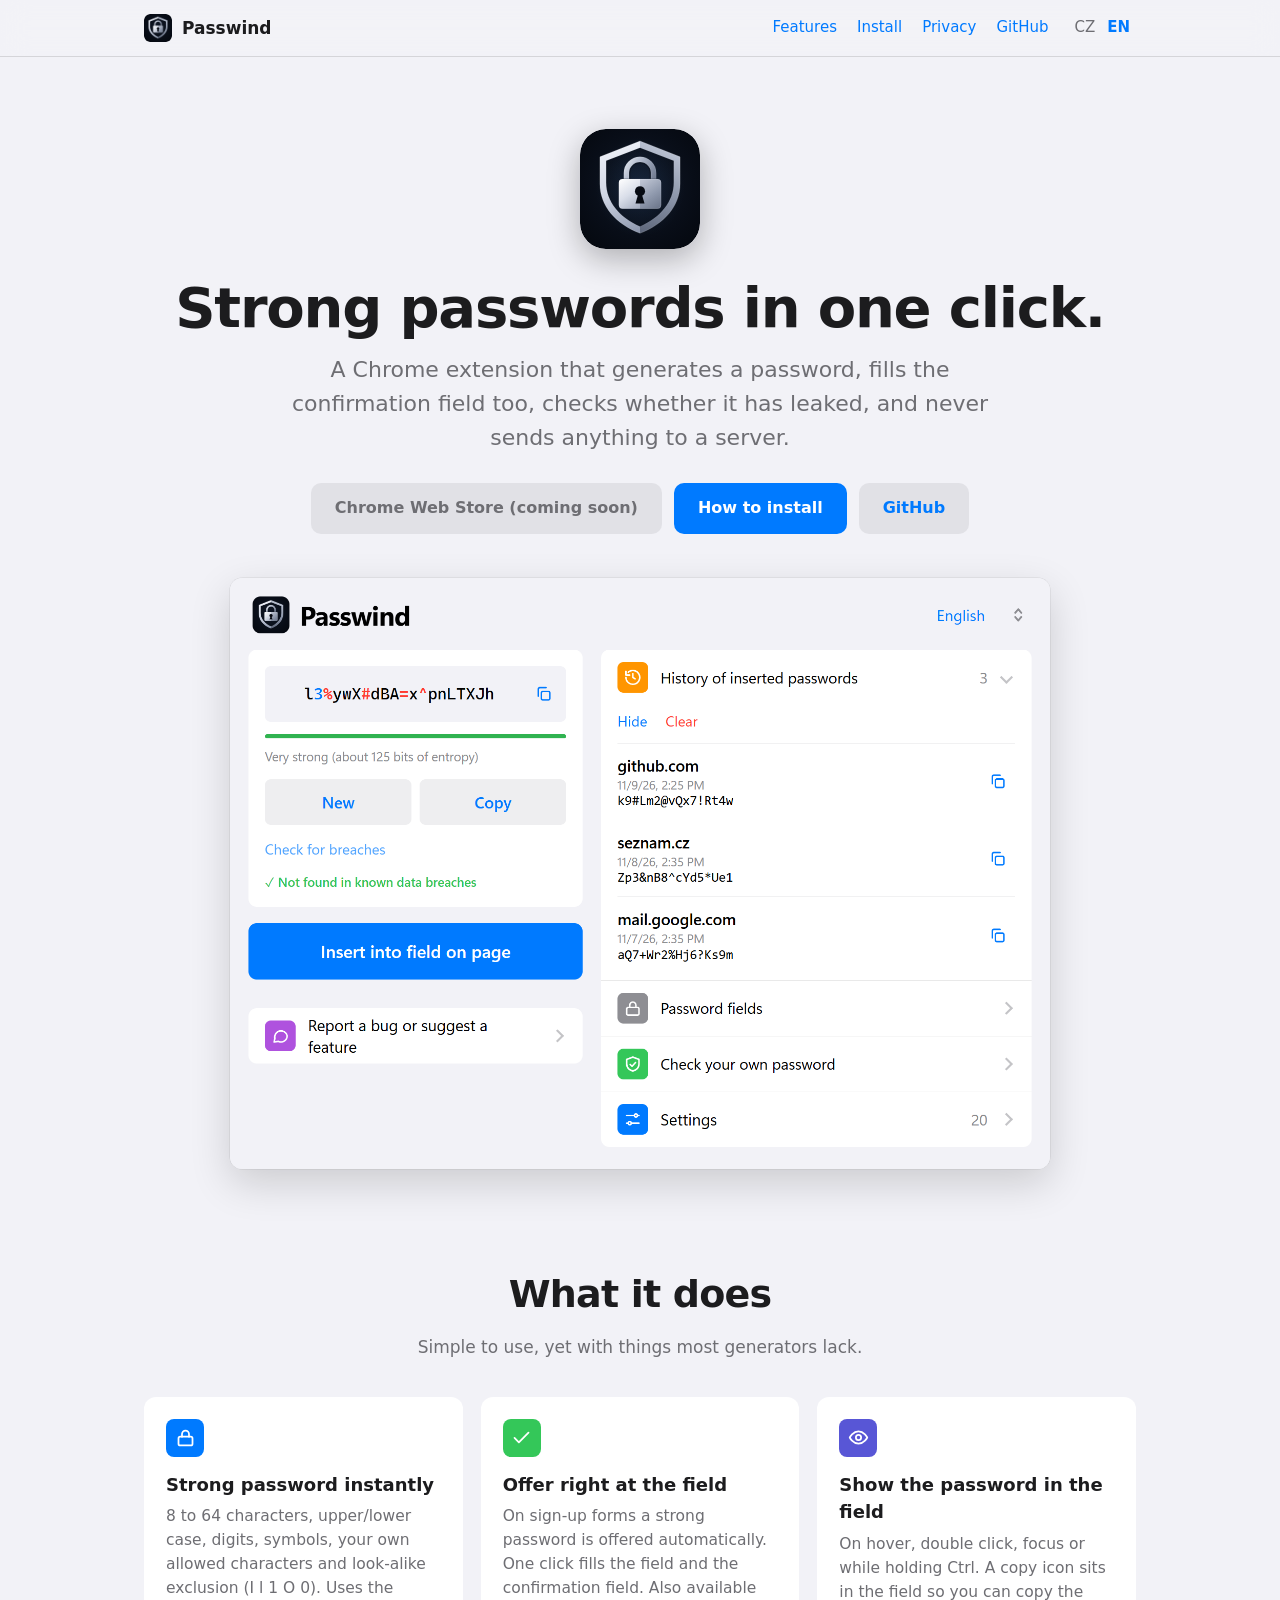
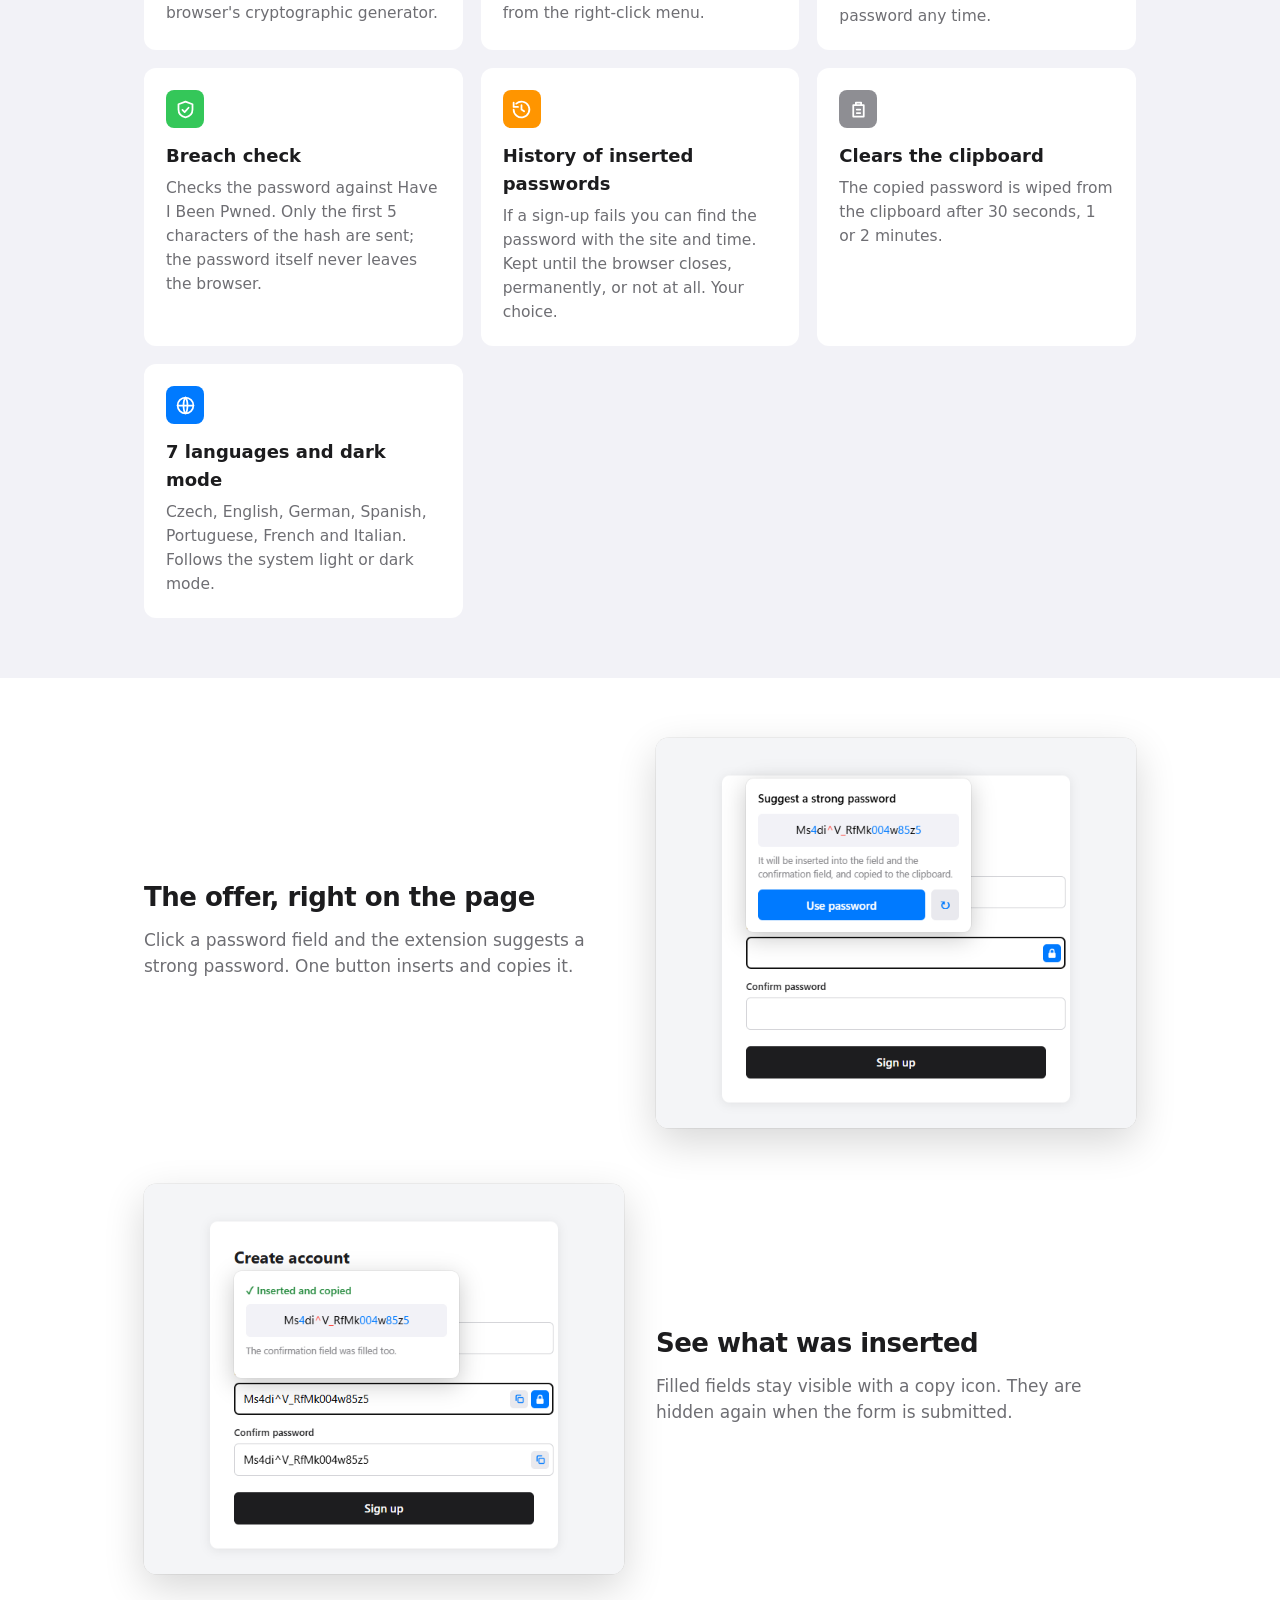
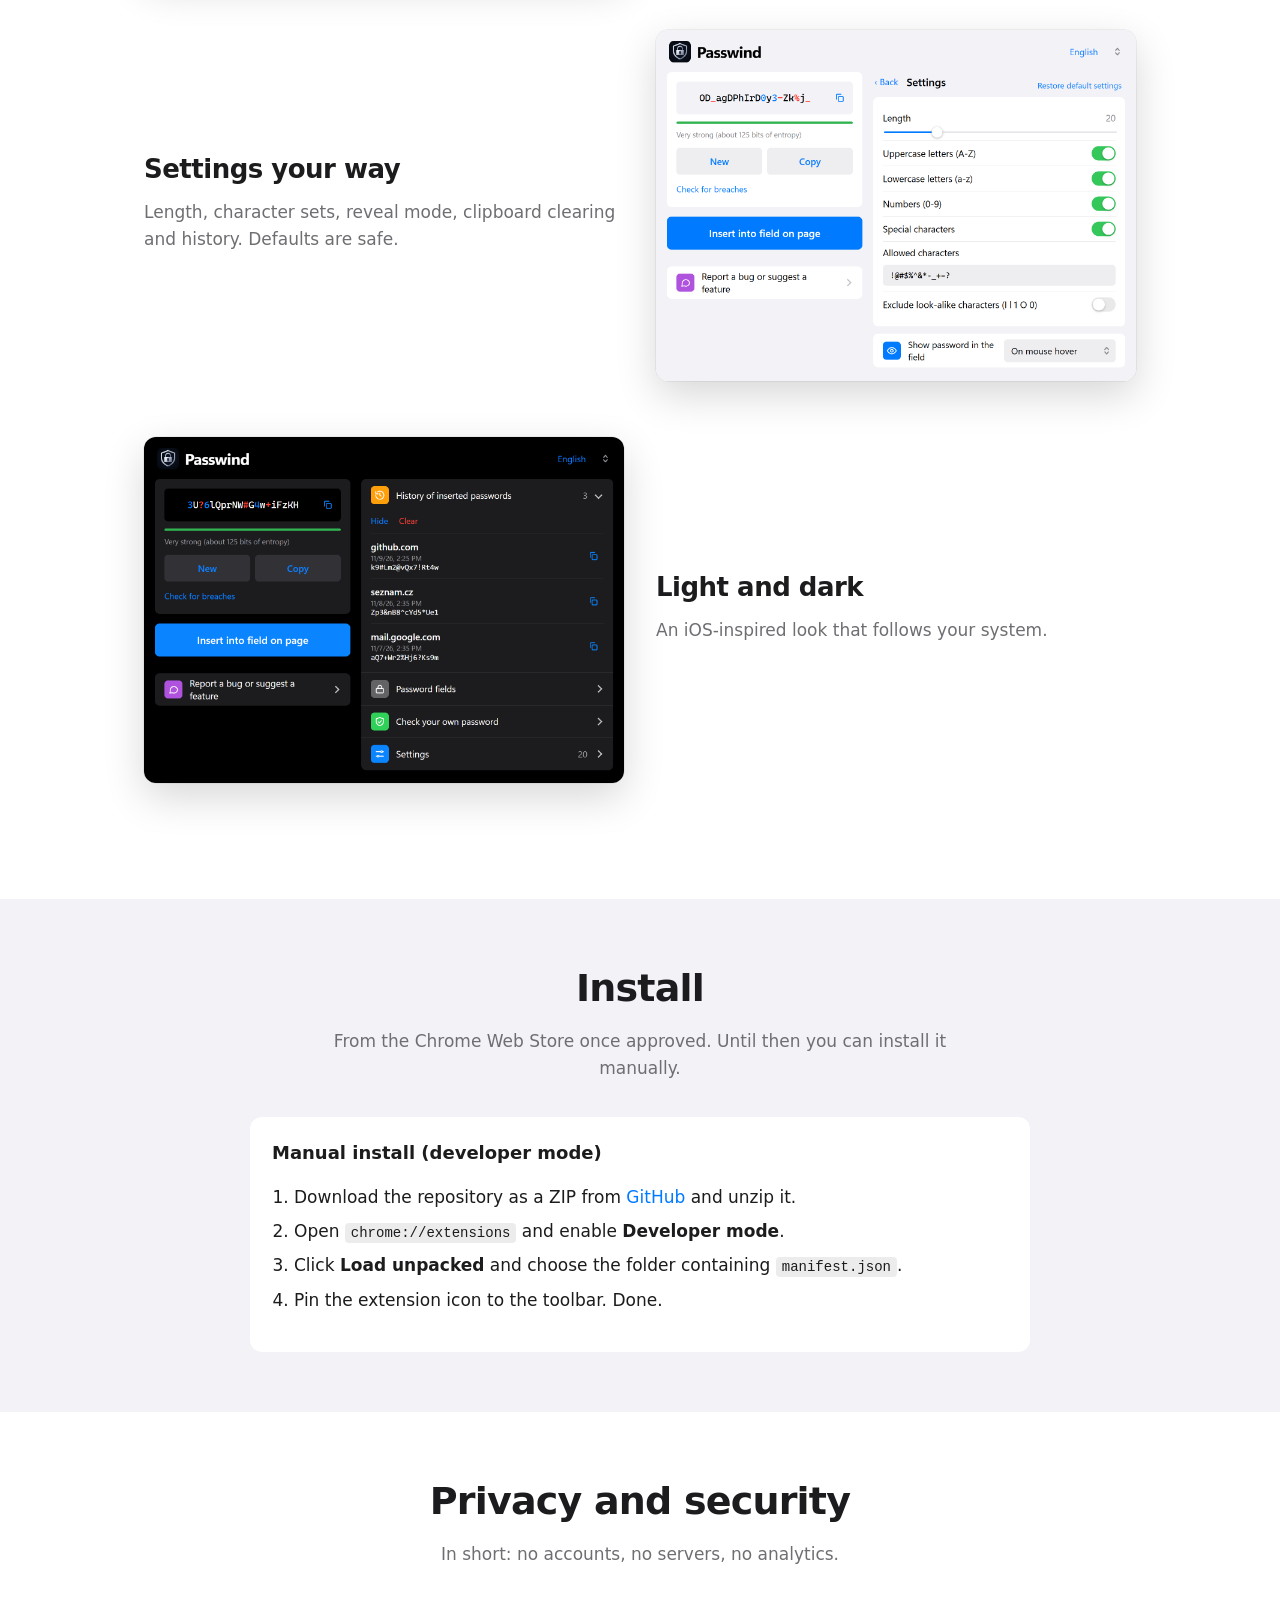
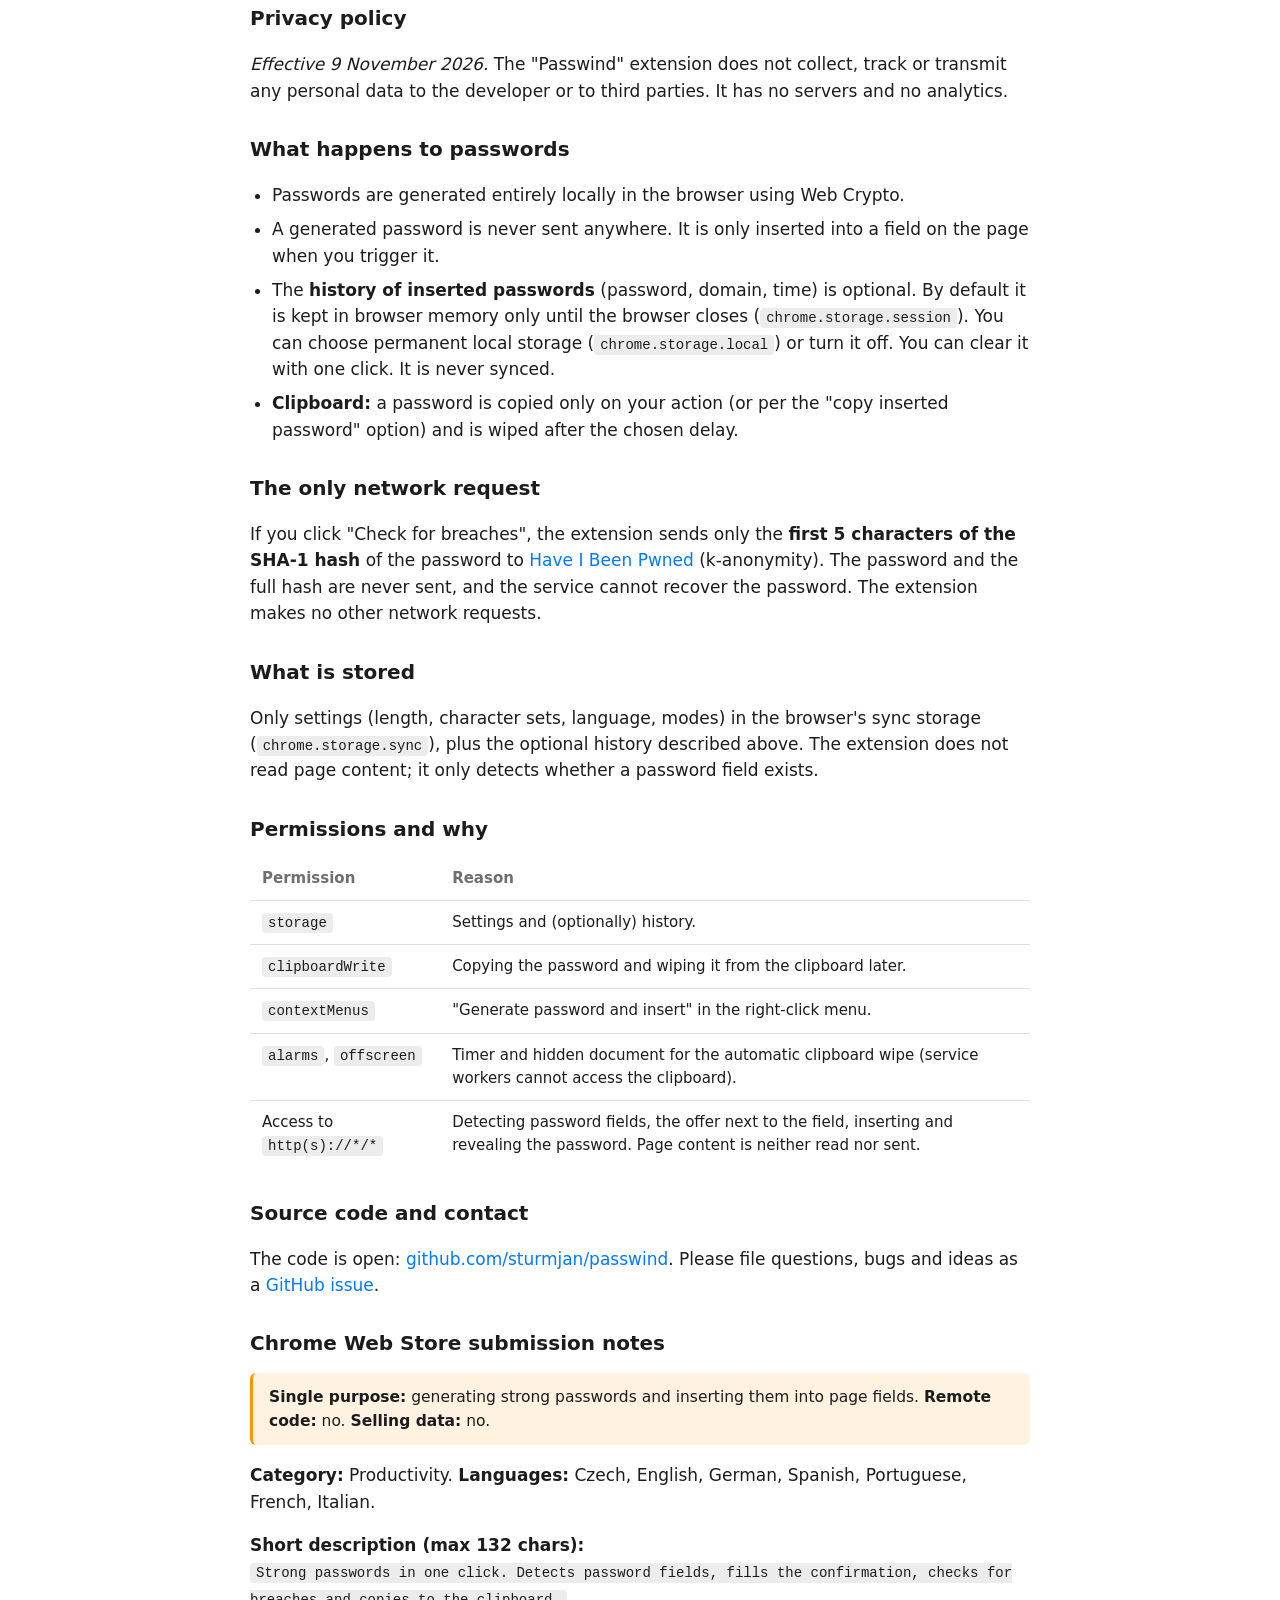
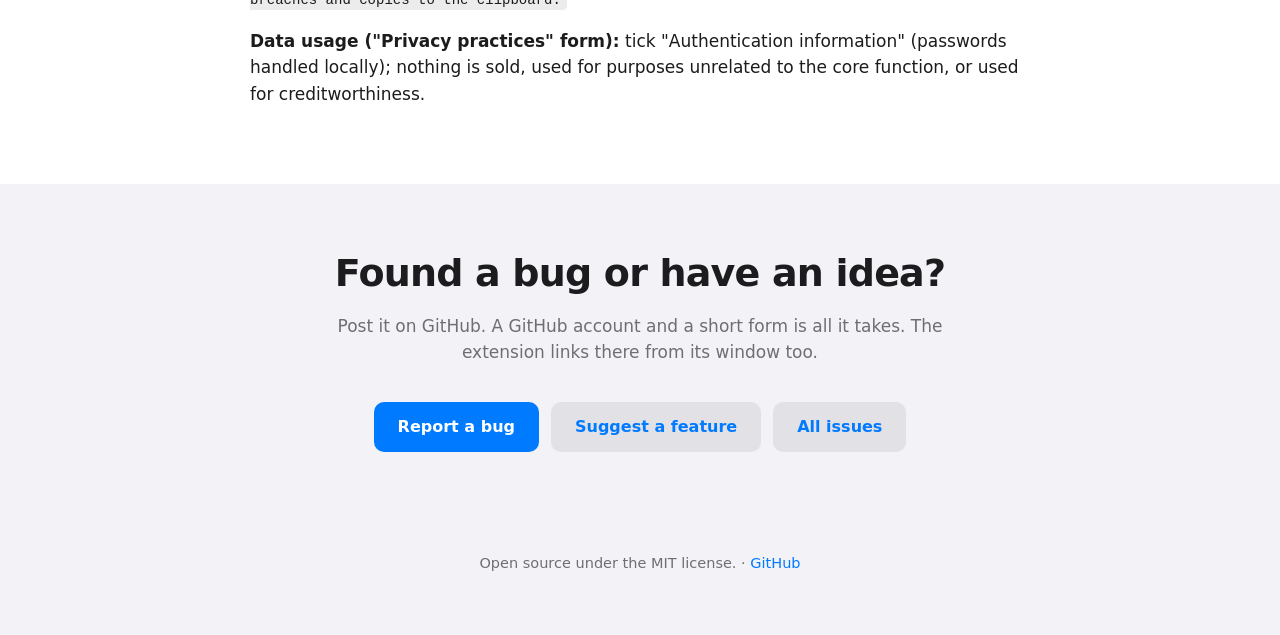
<file: docs/index.html>
<!DOCTYPE html>
<html lang="en" data-lang="en">
<head>
  <meta charset="utf-8">
  <meta name="viewport" content="width=device-width, initial-scale=1">
  <title>Passwind - Password Generator for Chrome</title>
  <meta name="description" content="Strong passwords in one click, breach check, history, everything local in your browser. / Silná hesla jedním klikem.">
  <link rel="icon" type="image/svg+xml" href="img/logo.svg">
  <style>
    :root { --bg:#f2f2f7; --card:#fff; --text:#1c1c1e; --muted:#6e6e73; --sep:rgba(60,60,67,.16); --blue:#007aff; --green:#34c759; --orange:#ff9500; --purple:#af52de; }
    @media (prefers-color-scheme: dark) { :root { --bg:#000; --card:#1c1c1e; --text:#f5f5f7; --muted:#98989f; --sep:rgba(84,84,88,.6); --blue:#0a84ff; } }
    * { box-sizing: border-box; }
    html { scroll-behavior: smooth; }
    body { margin:0; font:17px/1.55 -apple-system,"SF Pro Text","Segoe UI Variable Text","Segoe UI",system-ui,sans-serif; color:var(--text); background:var(--bg); -webkit-font-smoothing:antialiased; }
    a { color:var(--blue); text-decoration:none; } a:hover { text-decoration:underline; }
    .wrap { max-width:1040px; margin:0 auto; padding:0 24px; }
    nav { position:sticky; top:0; z-index:10; background:color-mix(in srgb,var(--bg) 85%,transparent); backdrop-filter:blur(14px); border-bottom:.5px solid var(--sep); }
    nav .wrap { display:flex; align-items:center; gap:22px; height:56px; }
    nav .brand { display:flex; align-items:center; gap:10px; font-weight:700; color:var(--text); }
    nav .brand img { width:28px; height:28px; border-radius:6px; }
    nav .links { margin-left:auto; display:flex; gap:20px; font-size:15px; align-items:center; }
    .langsw button { border:0; background:none; font:inherit; font-size:15px; color:var(--muted); cursor:pointer; padding:4px 6px; border-radius:4px; }
    html[data-lang="cs"] .langsw .b-cs, html[data-lang="en"] .langsw .b-en { color:var(--blue); font-weight:600; }
    html[data-lang="cs"] [lang="en"], html[data-lang="en"] [lang="cs"] { display:none !important; }

    .hero { text-align:center; padding:72px 0 36px; }
    .hero img.logo { width:120px; height:120px; border-radius:26px; box-shadow:0 10px 32px rgba(0,0,0,.28); }
    h1 { font-size:clamp(34px,6vw,56px); line-height:1.08; letter-spacing:-1.2px; margin:22px 0 14px; }
    .lead { font-size:clamp(18px,2.4vw,22px); color:var(--muted); max-width:700px; margin:0 auto 28px; }
    .btns { display:flex; gap:12px; justify-content:center; flex-wrap:wrap; }
    .btn { display:inline-block; padding:13px 24px; border-radius:10px; font-weight:600; font-size:16px; }
    .btn.primary { background:var(--blue); color:#fff; } .btn.primary:hover { text-decoration:none; filter:brightness(1.08); }
    .btn.ghost { background:rgba(120,120,128,.14); color:var(--blue); } .btn.ghost:hover { text-decoration:none; background:rgba(120,120,128,.22); }
    .btn.disabled { background:rgba(120,120,128,.14); color:var(--muted); cursor:default; }
    .shot { display:block; width:100%; height:auto; border-radius:12px; box-shadow:0 14px 40px rgba(0,0,0,.16), 0 0 0 .5px rgba(0,0,0,.1); }
    .hero .shot { max-width:820px; margin:44px auto 0; }

    section { padding:60px 0; }
    h2 { font-size:clamp(28px,4vw,38px); letter-spacing:-.8px; margin:0 0 10px; text-align:center; }
    .sub { color:var(--muted); text-align:center; max-width:640px; margin:0 auto 36px; }
    .grid { display:grid; grid-template-columns:repeat(auto-fit,minmax(290px,1fr)); gap:18px; }
    .card { background:var(--card); border-radius:12px; padding:22px; }
    .card .ico { width:38px; height:38px; border-radius:8px; display:grid; place-items:center; color:#fff; margin-bottom:14px; }
    .card .ico svg { width:21px; height:21px; fill:none; stroke:currentColor; stroke-width:2; stroke-linecap:round; stroke-linejoin:round; }
    .card h3 { margin:0 0 6px; font-size:18px; }
    .card p { margin:0; color:var(--muted); font-size:15.5px; }
    .two { display:grid; grid-template-columns:1fr 1fr; gap:32px; align-items:center; margin-bottom:56px; }
    .two.rev .txt { order:2; }
    .two h3 { font-size:26px; letter-spacing:-.5px; margin:0 0 10px; }
    .two p { color:var(--muted); margin:0 0 10px; }
    @media (max-width:760px) { .two { grid-template-columns:1fr; } .two.rev .txt { order:0; } }
    .band { background:var(--card); }
    ol.steps, ul.plain { padding-left:22px; } ol.steps li, ul.plain li { margin:8px 0; }
    code, kbd { font:14px ui-monospace,"SF Mono",Consolas,monospace; background:rgba(120,120,128,.14); padding:2px 6px; border-radius:4px; }
    table { width:100%; border-collapse:collapse; font-size:15px; margin:12px 0 4px; }
    th, td { text-align:left; padding:10px 12px; border-top:.5px solid var(--sep); vertical-align:top; }
    th { color:var(--muted); font-weight:600; border-top:0; }
    .policy { max-width:780px; margin:0 auto; }
    .policy h3 { margin:30px 0 8px; font-size:20px; }
    .policy p, .policy li { color:var(--text); }
    .note { background:rgba(255,149,0,.12); border-left:3px solid var(--orange); padding:12px 16px; border-radius:6px; font-size:15.5px; margin:14px 0; }
    footer { padding:40px 0 60px; text-align:center; color:var(--muted); font-size:14.5px; }
  </style>
</head>
<body>
<nav>
  <div class="wrap">
    <a class="brand" href="#top"><img src="img/icon128.png" alt="">Passwind</a>
    <div class="links">
      <a href="#funkce"><span lang="cs">Funkce</span><span lang="en">Features</span></a>
      <a href="#instalace"><span lang="cs">Instalace</span><span lang="en">Install</span></a>
      <a href="#soukromi"><span lang="cs">Soukromí</span><span lang="en">Privacy</span></a>
      <a href="#feedback">GitHub</a>
      <span class="langsw"><button class="b-cs" onclick="setLang('cs')">CZ</button><button class="b-en" onclick="setLang('en')">EN</button></span>
    </div>
  </div>
</nav>

<header class="hero" id="top">
  <div class="wrap">
    <img class="logo" src="img/logo-animated.svg" alt="Passwind logo">
    <h1><span lang="cs">Silná hesla jedním klikem.</span><span lang="en">Strong passwords in one click.</span></h1>
    <p class="lead">
      <span lang="cs">Rozšíření pro Chrome, které vygeneruje heslo, vloží ho i do potvrzení, zkontroluje, jestli neunikla, a nic přitom neposílá na žádný server.</span>
      <span lang="en">A Chrome extension that generates a password, fills the confirmation field too, checks whether it has leaked, and never sends anything to a server.</span>
    </p>
    <div class="btns">
      <span class="btn disabled"><span lang="cs">Chrome Web Store (připravuje se)</span><span lang="en">Chrome Web Store (coming soon)</span></span>
      <a class="btn primary" href="#instalace"><span lang="cs">Jak nainstalovat</span><span lang="en">How to install</span></a>
      <a class="btn ghost" href="https://github.com/sturmjan/passwind">GitHub</a>
    </div>
    <img class="shot" src="img/popup-main.png" alt="Passwind popup">
  </div>
</header>

<section id="funkce">
  <div class="wrap">
    <h2><span lang="cs">Co umí</span><span lang="en">What it does</span></h2>
    <p class="sub"><span lang="cs">Jednoduché na ovládání, přitom s věcmi, které běžné generátory nemají.</span><span lang="en">Simple to use, yet with things most generators lack.</span></p>
    <div class="grid">
      <div class="card"><div class="ico" style="background:#007aff"><svg viewBox="0 0 24 24"><rect x="4" y="11" width="16" height="10" rx="2"/><path d="M8 11V8a4 4 0 0 1 8 0v3"/></svg></div>
        <h3><span lang="cs">Silné heslo hned</span><span lang="en">Strong password instantly</span></h3>
        <p><span lang="cs">Délka 8 až 64 znaků, velká a malá písmena, čísla, speciální znaky, vlastní povolené znaky a vynechání podobných (I l 1 O 0). Generuje se kryptografickým generátorem prohlížeče.</span><span lang="en">8 to 64 characters, upper/lower case, digits, symbols, your own allowed characters and look-alike exclusion (I l 1 O 0). Uses the browser's cryptographic generator.</span></p></div>
      <div class="card"><div class="ico" style="background:#34c759"><svg viewBox="0 0 24 24"><path d="M4 12.5l5 5L20 6.5"/></svg></div>
        <h3><span lang="cs">Nabídka přímo u pole</span><span lang="en">Offer right at the field</span></h3>
        <p><span lang="cs">U registračních formulářů se nabídne silné heslo samo. Jedním klikem se vloží do pole i do potvrzení hesla. Funguje i přes pravé tlačítko myši.</span><span lang="en">On sign-up forms a strong password is offered automatically. One click fills the field and the confirmation field. Also available from the right-click menu.</span></p></div>
      <div class="card"><div class="ico" style="background:#5856d6"><svg viewBox="0 0 24 24"><path d="M2 12s3.6-7 10-7 10 7 10 7-3.6 7-10 7S2 12 2 12z"/><circle cx="12" cy="12" r="3"/></svg></div>
        <h3><span lang="cs">Zobrazení hesla v poli</span><span lang="en">Show the password in the field</span></h3>
        <p><span lang="cs">Při najetí myší, dvojklikem, po kliknutí do pole nebo při držení Ctrl. V poli je navíc ikona kopírování, takže heslo můžeš kdykoli zkopírovat.</span><span lang="en">On hover, double click, focus or while holding Ctrl. A copy icon sits in the field so you can copy the password any time.</span></p></div>
      <div class="card"><div class="ico" style="background:#34c759"><svg viewBox="0 0 24 24"><path d="M12 3l8 3v6c0 4.5-3.2 8-8 9-4.8-1-8-4.5-8-9V6z"/><path d="M8.5 12.5l2.5 2.5 4.5-5"/></svg></div>
        <h3><span lang="cs">Kontrola úniku</span><span lang="en">Breach check</span></h3>
        <p><span lang="cs">Ověří heslo v databázi Have I Been Pwned. Odešle se jen prvních 5 znaků otisku, celé heslo prohlížeč nikdy neopustí.</span><span lang="en">Checks the password against Have I Been Pwned. Only the first 5 characters of the hash are sent; the password itself never leaves the browser.</span></p></div>
      <div class="card"><div class="ico" style="background:#ff9500"><svg viewBox="0 0 24 24"><path d="M3 12a9 9 0 1 0 3-6.7"/><path d="M3 4v5h5"/><path d="M12 7v5l3 2"/></svg></div>
        <h3><span lang="cs">Historie vložených hesel</span><span lang="en">History of inserted passwords</span></h3>
        <p><span lang="cs">Kdyby se registrace nepovedla, heslo najdeš s webem a časem vložení. Ukládá se jen do zavření prohlížeče, nebo trvale, nebo vůbec. Rozhodneš ty.</span><span lang="en">If a sign-up fails you can find the password with the site and time. Kept until the browser closes, permanently, or not at all. Your choice.</span></p></div>
      <div class="card"><div class="ico" style="background:#8e8e93"><svg viewBox="0 0 24 24"><path d="M9 4h6v3H9zM6 7h12v13H6z"/><path d="M10 12h4M10 16h4"/></svg></div>
        <h3><span lang="cs">Čistí schránku</span><span lang="en">Clears the clipboard</span></h3>
        <p><span lang="cs">Po 30 sekundách, 1 nebo 2 minutách se zkopírované heslo ze schránky samo smaže.</span><span lang="en">The copied password is wiped from the clipboard after 30 seconds, 1 or 2 minutes.</span></p></div>
      <div class="card"><div class="ico" style="background:#007aff"><svg viewBox="0 0 24 24"><circle cx="12" cy="12" r="9"/><path d="M3 12h18M12 3c3 3.2 3 14.8 0 18M12 3c-3 3.2-3 14.8 0 18"/></svg></div>
        <h3><span lang="cs">7 jazyků a tmavý režim</span><span lang="en">7 languages and dark mode</span></h3>
        <p><span lang="cs">Čeština, angličtina, němčina, španělština, portugalština, francouzština a italština. Vzhled se řídí světlým nebo tmavým režimem systému.</span><span lang="en">Czech, English, German, Spanish, Portuguese, French and Italian. Follows the system light or dark mode.</span></p></div>
    </div>
  </div>
</section>

<section class="band">
  <div class="wrap">
    <div class="two">
      <div class="txt">
        <h3><span lang="cs">Nabídka přímo na stránce</span><span lang="en">The offer, right on the page</span></h3>
        <p><span lang="cs">Klikneš do pole pro heslo a doplněk navrhne silné heslo. Jedním tlačítkem se vloží a zkopíruje.</span><span lang="en">Click a password field and the extension suggests a strong password. One button inserts and copies it.</span></p>
      </div>
      <img class="shot" src="img/page-offer.png" alt="">
    </div>
    <div class="two rev">
      <div class="txt">
        <h3><span lang="cs">Vidíš, co jsi vložil</span><span lang="en">See what was inserted</span></h3>
        <p><span lang="cs">Vyplněná pole zůstanou odkrytá s ikonou kopírování. Po odeslání formuláře se zase zakryjí.</span><span lang="en">Filled fields stay visible with a copy icon. They are hidden again when the form is submitted.</span></p>
      </div>
      <img class="shot" src="img/page-filled.png" alt="">
    </div>
    <div class="two">
      <div class="txt">
        <h3><span lang="cs">Nastavení po tvém</span><span lang="en">Settings your way</span></h3>
        <p><span lang="cs">Délka, sady znaků, odkrývání hesel, mazání schránky i historie. Výchozí hodnoty jsou bezpečné.</span><span lang="en">Length, character sets, reveal mode, clipboard clearing and history. Defaults are safe.</span></p>
      </div>
      <img class="shot" src="img/popup-settings.png" alt="">
    </div>
    <div class="two rev">
      <div class="txt">
        <h3><span lang="cs">Světlý i tmavý režim</span><span lang="en">Light and dark</span></h3>
        <p><span lang="cs">Vzhled inspirovaný iOS, který se přizpůsobí systému.</span><span lang="en">An iOS-inspired look that follows your system.</span></p>
      </div>
      <img class="shot" src="img/popup-dark.png" alt="">
    </div>
  </div>
</section>

<section id="instalace">
  <div class="wrap">
    <h2><span lang="cs">Instalace</span><span lang="en">Install</span></h2>
    <p class="sub"><span lang="cs">Z Chrome Web Store, až bude schválené. Do té doby jde nainstalovat ručně.</span><span lang="en">From the Chrome Web Store once approved. Until then you can install it manually.</span></p>
    <div class="card" style="max-width:780px;margin:0 auto">
      <h3><span lang="cs">Ruční instalace (vývojářský režim)</span><span lang="en">Manual install (developer mode)</span></h3>
      <ol class="steps">
        <li><span lang="cs">Stáhni repozitář jako ZIP z <a href="https://github.com/sturmjan/passwind/archive/refs/heads/main.zip">GitHubu</a> a rozbal ho.</span><span lang="en">Download the repository as a ZIP from <a href="https://github.com/sturmjan/passwind/archive/refs/heads/main.zip">GitHub</a> and unzip it.</span></li>
        <li><span lang="cs">Otevři <code>chrome://extensions</code> a zapni <b>Režim pro vývojáře</b>.</span><span lang="en">Open <code>chrome://extensions</code> and enable <b>Developer mode</b>.</span></li>
        <li><span lang="cs">Klikni na <b>Načíst rozbalené</b> a vyber složku s <code>manifest.json</code>.</span><span lang="en">Click <b>Load unpacked</b> and choose the folder containing <code>manifest.json</code>.</span></li>
        <li><span lang="cs">Ikonu rozšíření si připni na lištu. Hotovo.</span><span lang="en">Pin the extension icon to the toolbar. Done.</span></li>
      </ol>
    </div>
  </div>
</section>

<section class="band" id="soukromi">
  <span id="privacy"></span>
  <div class="wrap">
    <h2><span lang="cs">Soukromí a bezpečnost</span><span lang="en">Privacy and security</span></h2>
    <p class="sub"><span lang="cs">Krátce: žádné účty, žádné servery, žádná analytika.</span><span lang="en">In short: no accounts, no servers, no analytics.</span></p>

    <div class="policy" lang="cs">
      <h3>Zásady ochrany osobních údajů</h3>
      <p><i>Platné od 9. 11. 2026.</i> Rozšíření „Passwind“ neshromažďuje, nesleduje ani nepředává žádné osobní údaje vývojáři ani třetím stranám. Nemá žádné vlastní servery ani analytiku.</p>
      <h3>Co se děje s hesly</h3>
      <ul class="plain">
        <li>Hesla se generují výhradně lokálně v prohlížeči pomocí Web Crypto.</li>
        <li>Vygenerované heslo se nikam neodesílá. Vloží se jen do pole na stránce, kde to sám vyvoláš.</li>
        <li><b>Historie vložených hesel</b> (heslo, doména, čas) je volitelná. Výchozí režim ukládá jen do paměti prohlížeče do jeho zavření (<code>chrome.storage.session</code>). Můžeš zvolit trvalé uložení v tomto počítači (<code>chrome.storage.local</code>) nebo historii vypnout. Kdykoli ji jedním kliknutím smažeš. Historie se nesynchronizuje.</li>
        <li><b>Schránka:</b> heslo se do ní kopíruje jen na tvůj pokyn (nebo podle volby „kopírovat vložené heslo“) a po zvoleném čase se smaže.</li>
      </ul>
      <h3>Jediné síťové spojení</h3>
      <p>Pokud sám klikneš na „Zkontrolovat únik“, rozšíření pošle službě <a href="https://haveibeenpwned.com/API/v3#PwnedPasswords">Have I Been Pwned</a> jen <b>prvních 5 znaků SHA-1 otisku</b> hesla (metoda k-anonymity). Heslo ani celý otisk se neodesílá a služba z toho heslo zjistit nemůže. Jinak rozšíření nekomunikuje po síti.</p>
      <h3>Co se ukládá</h3>
      <p>Pouze nastavení (délka, sady znaků, jazyk, režimy) v synchronizovaném úložišti prohlížeče (<code>chrome.storage.sync</code>), případně historie podle výše. Rozšíření nečte obsah stránek, jen zjišťuje, zda na stránce existuje pole pro heslo.</p>
      <h3>Oprávnění a proč je potřebuje</h3>
      <table>
        <tr><th>Oprávnění</th><th>Důvod</th></tr>
        <tr><td><code>storage</code></td><td>Nastavení a (volitelně) historie.</td></tr>
        <tr><td><code>clipboardWrite</code></td><td>Kopírování hesla a jeho pozdější smazání ze schránky.</td></tr>
        <tr><td><code>contextMenus</code></td><td>Položka „Vygenerovat heslo a vložit“ v nabídce pravého tlačítka.</td></tr>
        <tr><td><code>alarms</code>, <code>offscreen</code></td><td>Časovač a skrytý dokument pro automatické smazání schránky (service worker ke schránce nemá přístup).</td></tr>
        <tr><td>Přístup k <code>http(s)://*/*</code></td><td>Rozpoznání polí pro heslo, nabídka u pole, vložení a zobrazení hesla v poli. Obsah stránek se nečte ani neodesílá.</td></tr>
      </table>
      <h3>Zdrojový kód a kontakt</h3>
      <p>Kód je otevřený: <a href="https://github.com/sturmjan/passwind">github.com/sturmjan/passwind</a>. Dotazy, chyby a nápady zakládej jako <a href="https://github.com/sturmjan/passwind/issues/new/choose">issue na GitHubu</a>.</p>

      <h3>Informace pro Chrome Web Store</h3>
      <div class="note"><b>Single purpose:</b> generování silných hesel a jejich vkládání do polí na stránkách. <b>Remote code:</b> ne. <b>Prodej dat:</b> ne.</div>
      <p><b>Kategorie:</b> Nástroje (Productivity). <b>Jazyky:</b> čeština, angličtina, němčina, španělština, portugalština, francouzština, italština.</p>
      <p><b>Krátký popis (max 132 znaků):</b><br><code>Silná hesla jedním klikem. Rozpozná pole pro heslo, vloží heslo i do potvrzení, zkontroluje únik a zkopíruje ho do schránky.</code></p>
      <p><b>Data usage (formulář „Privacy practices“):</b> zaškrtnout „Authentication information“ (hesla zpracovávaná lokálně), nic neprodává, nepoužívá pro účely mimo hlavní funkci ani pro posuzování bonity.</p>
    </div>

    <div class="policy" lang="en">
      <h3>Privacy policy</h3>
      <p><i>Effective 9 November 2026.</i> The "Passwind" extension does not collect, track or transmit any personal data to the developer or to third parties. It has no servers and no analytics.</p>
      <h3>What happens to passwords</h3>
      <ul class="plain">
        <li>Passwords are generated entirely locally in the browser using Web Crypto.</li>
        <li>A generated password is never sent anywhere. It is only inserted into a field on the page when you trigger it.</li>
        <li>The <b>history of inserted passwords</b> (password, domain, time) is optional. By default it is kept in browser memory only until the browser closes (<code>chrome.storage.session</code>). You can choose permanent local storage (<code>chrome.storage.local</code>) or turn it off. You can clear it with one click. It is never synced.</li>
        <li><b>Clipboard:</b> a password is copied only on your action (or per the "copy inserted password" option) and is wiped after the chosen delay.</li>
      </ul>
      <h3>The only network request</h3>
      <p>If you click "Check for breaches", the extension sends only the <b>first 5 characters of the SHA-1 hash</b> of the password to <a href="https://haveibeenpwned.com/API/v3#PwnedPasswords">Have I Been Pwned</a> (k-anonymity). The password and the full hash are never sent, and the service cannot recover the password. The extension makes no other network requests.</p>
      <h3>What is stored</h3>
      <p>Only settings (length, character sets, language, modes) in the browser's sync storage (<code>chrome.storage.sync</code>), plus the optional history described above. The extension does not read page content; it only detects whether a password field exists.</p>
      <h3>Permissions and why</h3>
      <table>
        <tr><th>Permission</th><th>Reason</th></tr>
        <tr><td><code>storage</code></td><td>Settings and (optionally) history.</td></tr>
        <tr><td><code>clipboardWrite</code></td><td>Copying the password and wiping it from the clipboard later.</td></tr>
        <tr><td><code>contextMenus</code></td><td>"Generate password and insert" in the right-click menu.</td></tr>
        <tr><td><code>alarms</code>, <code>offscreen</code></td><td>Timer and hidden document for the automatic clipboard wipe (service workers cannot access the clipboard).</td></tr>
        <tr><td>Access to <code>http(s)://*/*</code></td><td>Detecting password fields, the offer next to the field, inserting and revealing the password. Page content is neither read nor sent.</td></tr>
      </table>
      <h3>Source code and contact</h3>
      <p>The code is open: <a href="https://github.com/sturmjan/passwind">github.com/sturmjan/passwind</a>. Please file questions, bugs and ideas as a <a href="https://github.com/sturmjan/passwind/issues/new/choose">GitHub issue</a>.</p>

      <h3>Chrome Web Store submission notes</h3>
      <div class="note"><b>Single purpose:</b> generating strong passwords and inserting them into page fields. <b>Remote code:</b> no. <b>Selling data:</b> no.</div>
      <p><b>Category:</b> Productivity. <b>Languages:</b> Czech, English, German, Spanish, Portuguese, French, Italian.</p>
      <p><b>Short description (max 132 chars):</b><br><code>Strong passwords in one click. Detects password fields, fills the confirmation, checks for breaches and copies to the clipboard.</code></p>
      <p><b>Data usage ("Privacy practices" form):</b> tick "Authentication information" (passwords handled locally); nothing is sold, used for purposes unrelated to the core function, or used for creditworthiness.</p>
    </div>
  </div>
</section>

<section id="feedback">
  <div class="wrap" style="text-align:center">
    <h2><span lang="cs">Chyba nebo nápad?</span><span lang="en">Found a bug or have an idea?</span></h2>
    <p class="sub"><span lang="cs">Napiš to na GitHub. Stačí účet na GitHubu, zbytek je formulář. Rozšíření má odkaz přímo v okně.</span><span lang="en">Post it on GitHub. A GitHub account and a short form is all it takes. The extension links there from its window too.</span></p>
    <div class="btns">
      <a class="btn primary" href="https://github.com/sturmjan/passwind/issues/new?template=bug.yml"><span lang="cs">Nahlásit chybu</span><span lang="en">Report a bug</span></a>
      <a class="btn ghost" href="https://github.com/sturmjan/passwind/issues/new?template=feature.yml"><span lang="cs">Navrhnout funkci</span><span lang="en">Suggest a feature</span></a>
      <a class="btn ghost" href="https://github.com/sturmjan/passwind/issues"><span lang="cs">Všechna hlášení</span><span lang="en">All issues</span></a>
    </div>
  </div>
</section>

<footer>
  <div class="wrap">
    <span lang="cs">Open source pod licencí MIT.</span><span lang="en">Open source under the MIT license.</span>
    · <a href="https://github.com/sturmjan/passwind">GitHub</a>
  </div>
</footer>

<script>
  function setLang(l) { document.documentElement.setAttribute('data-lang', l); document.documentElement.lang = l; try { localStorage.setItem('lang', l); } catch (e) {} }
  var saved = null; try { saved = localStorage.getItem('lang'); } catch (e) {}
  setLang(saved === 'cs' ? 'cs' : 'en');
</script>
</body>
</html>
</file>
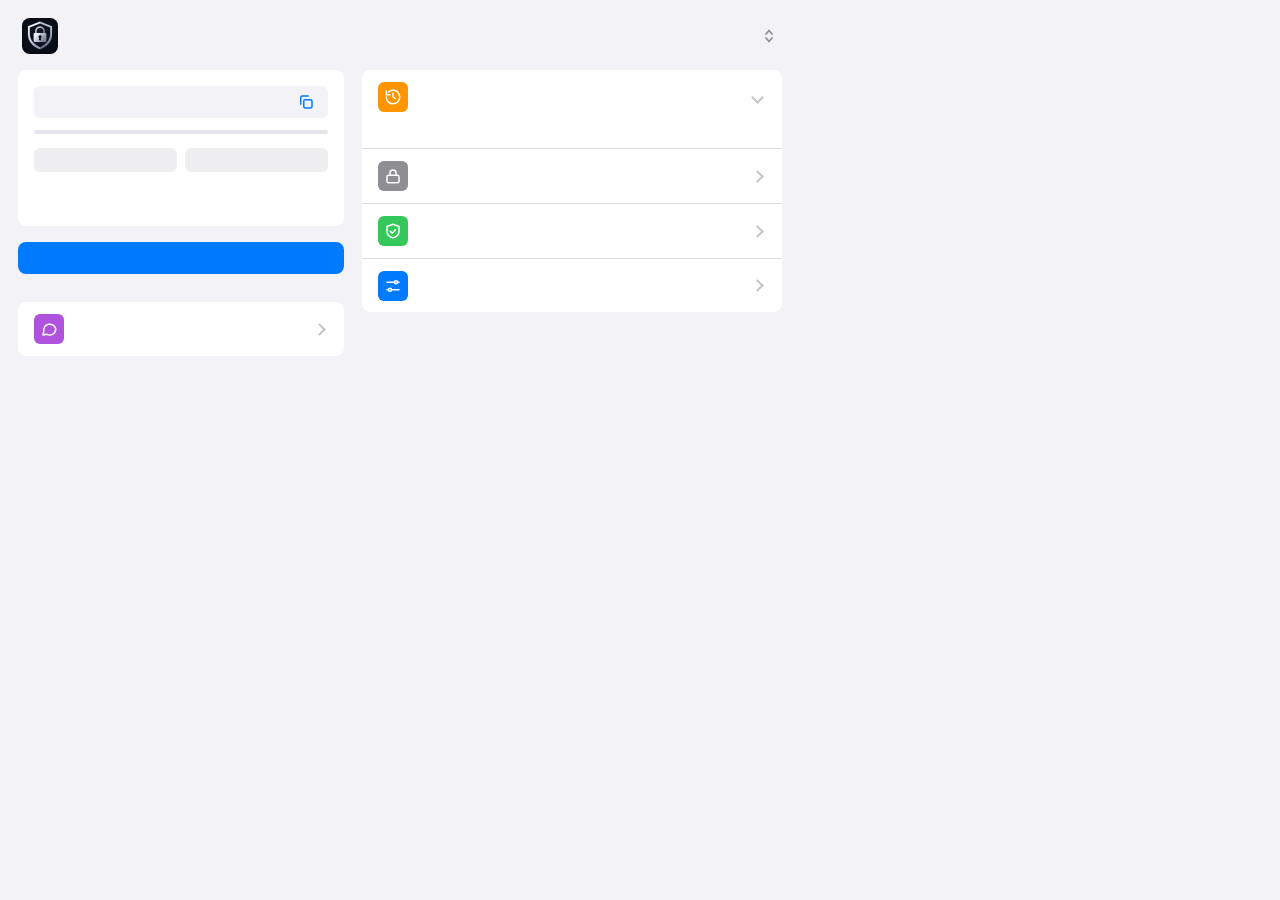
<file: popup/popup.html>
<!DOCTYPE html>
<html lang="cs">
<head>
  <meta charset="utf-8">
  <title>Passwind</title>
  <link rel="stylesheet" href="popup.css">
</head>
<body>
  <header>
    <svg xmlns="http://www.w3.org/2000/svg" class="brand" viewBox="0 0 1254 1254" role="img" aria-label="Passwind logo">

  <defs>
    <radialGradient id="bg" cx="50%" cy="46%" r="75%">
      <stop offset="0" stop-color="#101827"/><stop offset="0.6" stop-color="#080d17"/><stop offset="1" stop-color="#04070d"/>
    </radialGradient>
    <linearGradient id="ringL" gradientUnits="userSpaceOnUse" x1="208" y1="125" x2="560" y2="1090">
      <stop offset="0" stop-color="#f4f6fb"/><stop offset="0.55" stop-color="#cfd5e3"/><stop offset="1" stop-color="#8e98ae"/>
    </linearGradient>
    <linearGradient id="ringR" gradientUnits="userSpaceOnUse" x1="1046" y1="125" x2="700" y2="1090">
      <stop offset="0" stop-color="#c7cedd"/><stop offset="0.55" stop-color="#8d97ab"/><stop offset="1" stop-color="#5f687c"/>
    </linearGradient>
    <linearGradient id="shackle" gradientUnits="userSpaceOnUse" x1="458" y1="290" x2="796" y2="520">
      <stop offset="0" stop-color="#eef1f7"/><stop offset="0.45" stop-color="#aab3c6"/><stop offset="1" stop-color="#6d778c"/>
    </linearGradient>
    <linearGradient id="bodyL" gradientUnits="userSpaceOnUse" x1="406" y1="523" x2="627" y2="833">
      <stop offset="0" stop-color="#ffffff"/><stop offset="0.5" stop-color="#d9dee9"/><stop offset="1" stop-color="#a3acbf"/>
    </linearGradient>
    <linearGradient id="bodyR" gradientUnits="userSpaceOnUse" x1="627" y1="523" x2="848" y2="833">
      <stop offset="0" stop-color="#c4cad8"/><stop offset="0.55" stop-color="#8f99ad"/><stop offset="1" stop-color="#697388"/>
    </linearGradient>
    <radialGradient id="glow" cx="50%" cy="50%" r="50%">
      <stop offset="0" stop-color="#5aa9ff" stop-opacity="0.9"/><stop offset="1" stop-color="#5aa9ff" stop-opacity="0"/>
    </radialGradient>
    <linearGradient id="sheen" x1="0" y1="0" x2="1" y2="0">
      <stop offset="0" stop-color="#fff" stop-opacity="0"/><stop offset="0.5" stop-color="#fff" stop-opacity="0.85"/><stop offset="1" stop-color="#fff" stop-opacity="0"/>
    </linearGradient>
    <clipPath id="left"><rect x="0" y="0" width="627" height="1254"/></clipPath>
    <clipPath id="right"><rect x="627" y="0" width="627" height="1254"/></clipPath>
    <mask id="metal" maskUnits="userSpaceOnUse" x="0" y="0" width="1254" height="1254">
      <path d="M627,125 L1046,290 L1046,572 C1046,806 880,992 627,1090 C374,992 208,806 208,572 L208,290 Z M627,195 L980,332 L980,560 C980,760 840,925 627,1020 C414,925 273,760 273,560 L273,332 Z" fill="#fff" fill-rule="evenodd"/>
      <rect x="406" y="523" width="442" height="310" rx="38" fill="#fff"/>
    </mask>
  </defs>
  <rect width="1254" height="1254" rx="270" fill="url(#bg)"/>

    <g class="shield">
      <path d="M627,125 L1046,290 L1046,572 C1046,806 880,992 627,1090 C374,992 208,806 208,572 L208,290 Z M627,195 L980,332 L980,560 C980,760 840,925 627,1020 C414,925 273,760 273,560 L273,332 Z" fill="url(#ringL)" fill-rule="evenodd" clip-path="url(#left)"/>
      <path d="M627,125 L1046,290 L1046,572 C1046,806 880,992 627,1090 C374,992 208,806 208,572 L208,290 Z M627,195 L980,332 L980,560 C980,760 840,925 627,1020 C414,925 273,760 273,560 L273,332 Z" fill="url(#ringR)" fill-rule="evenodd" clip-path="url(#right)"/>
      <path d="M627,125 L1046,290 L1046,572 C1046,806 880,992 627,1090 C374,992 208,806 208,572 L208,290 Z" fill="none" stroke="#fff" stroke-opacity="0.55" stroke-width="3"/>
      <path d="M627,195 L980,332 L980,560 C980,760 840,925 627,1020 C414,925 273,760 273,560 L273,332 Z" fill="none" stroke="#fff" stroke-opacity="0.28" stroke-width="2.5"/>
    </g>
  <g class="loop-lock">
      <g class="shackle">
        <path d="M485,520 V459 A142,142 0 0 1 769,459 V520" fill="none" stroke="url(#shackle)" stroke-width="54"/>
        <path d="M512,520 V459 A115,115 0 0 1 742,459 V520" fill="none" stroke="#fff" stroke-opacity="0.55" stroke-width="4"/>
        <path d="M458,520 V459 A169,169 0 0 1 796,459 V520" fill="none" stroke="#fff" stroke-opacity="0.35" stroke-width="3"/>
        <path d="M520,520 V459 A107,107 0 0 1 734,459 V520" fill="none" stroke="#04070d" stroke-opacity="0.45" stroke-width="9"/>
      </g>
      <g class="body">
        <rect x="406" y="523" width="442" height="310" rx="38" fill="url(#bodyL)" clip-path="url(#left)"/>
        <rect x="406" y="523" width="442" height="310" rx="38" fill="url(#bodyR)" clip-path="url(#right)"/>
        <rect x="408" y="525" width="438" height="306" rx="36" fill="none" stroke="#fff" stroke-opacity="0.5" stroke-width="3"/>
        <circle class="keyglow" cx="627" cy="700" r="150" fill="url(#glow)" opacity="0"/>
        <g class="keyhole" fill="#070b13">
          <circle cx="627" cy="650" r="53"/>
          <path d="M606,688 H648 L674,778 H580 Z"/>
        </g>
      </g>
  </g>
  <g mask="url(#metal)"><g transform="skewX(-18)"><rect class="sheen-rect" x="-340" y="0" width="300" height="1254" fill="url(#sheen)" opacity="0"/></g></g>
</svg>
    <h1 data-i18n="appTitle"></h1>
    <select id="lang" class="lang" aria-label="Language">
      <option value="auto" data-i18n="langAuto"></option>
    </select>
  </header>

  <div class="cols">
    <!-- 1: generator -->
    <div class="col">
      <section class="card output">
        <div class="pwbox">
          <div id="pw" class="pw" aria-live="polite"></div>
          <button id="pwCopy" type="button" class="icon-btn pw-copy" data-i18n-title="copyTitle"></button>
          <span id="pwTip" class="tip" role="status"></span>
        </div>
        <div class="meter"><div id="bar"></div></div>
        <div id="strength" class="strength"></div>
        <div class="actions">
          <button id="regen" type="button" class="pill" data-i18n="regen" data-i18n-title="regenTitle"></button>
          <button id="copy" type="button" class="pill" data-i18n="copy" data-i18n-title="copyTitle"></button>
        </div>
        <div class="check">
          <button id="hibpBtn" type="button" class="mini" data-i18n="hibpCheck"></button>
          <span id="hibpResult" class="hibp"></span>
        </div>
      </section>

      <button id="insert" type="button" class="primary" data-i18n="insert"></button>
      <div id="status" class="status"></div>

      <a id="feedback" class="card navrow feedback" href="https://github.com/sturmjan/passwind/issues/new/choose" target="_blank" rel="noopener">
        <span class="ico"><svg viewBox="0 0 24 24"><path d="M21 12a8 8 0 0 1-11.6 7.1L4 20l1-4.6A8 8 0 1 1 21 12z"/></svg></span>
        <span class="st" data-i18n="feedback"></span>
      </a>



    </div>

    <!-- 3: accordion -->
    <div class="col right">
    <div class="acc" id="accBox">
      <details class="card" name="acc" open>
        <summary>
          <span class="ico"><svg viewBox="0 0 24 24"><path d="M3 12a9 9 0 1 0 3-6.7"/><path d="M3 4v5h5"/><path d="M12 7v5l3 2"/></svg></span>
          <span class="st" data-i18n="historyTitle"></span><span id="historyCount" class="badge"></span>
        </summary>
        <div class="body">
          <div class="hist-actions">
            <button id="historyToggle" type="button" class="mini"></button>
            <button id="historyClear" type="button" class="mini danger" data-i18n="historyClear"></button>
          </div>
          <div id="historyList" class="hist-list"></div>
        </div>
      </details>

      <details class="card" name="acc">
        <summary>
          <span class="ico"><svg viewBox="0 0 24 24"><rect x="4" y="11" width="16" height="10" rx="2"/><path d="M8 11V8a4 4 0 0 1 8 0v3"/></svg></span>
          <span class="st" data-i18n="autofillTitle"></span>
        </summary>
        <div class="body">
          <label class="row sel"><span data-i18n="offerMode"></span>
            <select id="offerMode">
              <option value="smart" data-i18n="offerSmart"></option>
              <option value="always" data-i18n="offerAlways"></option>
              <option value="icon" data-i18n="offerIcon"></option>
              <option value="off" data-i18n="offerOff"></option>
            </select>
          </label>
          <label class="row"><span data-i18n="fillConfirm"></span><input id="fillConfirm" type="checkbox"></label>
          <label class="row"><span data-i18n="autoCopy"></span><input id="autoCopy" type="checkbox"></label>
          <label class="row sel"><span data-i18n="clipClear"></span>
            <select id="clipboardClear">
              <option value="0" data-i18n="off"></option>
              <option value="30">30 s</option>
              <option value="60">1 min</option>
              <option value="120">2 min</option>
            </select>
          </label>
          <label class="row sel"><span data-i18n="historyMode"></span>
            <select id="historyMode">
              <option value="session" data-i18n="histSession"></option>
              <option value="local" data-i18n="histLocal"></option>
              <option value="off" data-i18n="histOff"></option>
            </select>
          </label>
        </div>
      </details>

      <details class="card" name="acc">
        <summary>
          <span class="ico"><svg viewBox="0 0 24 24"><path d="M12 3l8 3v6c0 4.5-3.2 8-8 9-4.8-1-8-4.5-8-9V6z"/><path d="M8.5 12.5l2.5 2.5 4.5-5"/></svg></span>
          <span class="st" data-i18n="hibpTitle"></span>
        </summary>
        <div class="body">
          <div class="row sel">
            <input id="hibpInput" type="password" autocomplete="off" spellcheck="false" data-i18n-ph="hibpPlaceholder">
            <button id="hibpCustomBtn" type="button" class="mini wide" data-i18n="hibpCheck"></button>
            <span id="hibpCustomResult" class="hibp"></span>
            <span class="note" data-i18n="hibpNote"></span>
          </div>
        </div>
      </details>
      <button id="openSettings" type="button" class="navrow">
        <span class="ico"><svg viewBox="0 0 24 24"><path d="M4 7h10M18 7h2M4 17h2M10 17h10"/><circle cx="16" cy="7" r="2"/><circle cx="8" cy="17" r="2"/></svg></span>
        <span class="st" data-i18n="settings"></span><span id="settingsSummary" class="badge"></span>
      </button>
    </div>

    <div id="settingsPanel" hidden>
      <div class="page-head">
        <button id="closeSettings" type="button" class="back"><span aria-hidden="true">&#8249;</span> <span data-i18n="back"></span></button>
        <h2 data-i18n="settings"></h2>
        <button id="reset" type="button" class="link head-link" data-i18n="reset"></button>
      </div>
      <section class="card list">
        <label class="row len">
          <span class="row-top"><span data-i18n="length"></span><b id="lenVal"></b></span>
          <input id="length" type="range" min="8" max="64" step="1">
        </label>
        <label class="row"><span data-i18n="upper"></span><input id="upper" type="checkbox"></label>
        <label class="row"><span data-i18n="lower"></span><input id="lower" type="checkbox"></label>
        <label class="row"><span data-i18n="digits"></span><input id="digits" type="checkbox"></label>
        <label class="row"><span data-i18n="symbols"></span><input id="symbols" type="checkbox"></label>
        <label class="row sym"><span data-i18n="symbolChars"></span><input id="symbolChars" type="text" maxlength="40" spellcheck="false"></label>
        <label class="row"><span data-i18n="ambiguous"></span><input id="excludeAmbiguous" type="checkbox"></label>
      </section>
      <label class="card reveal" style="margin-top:12px">
        <span class="rlabel"><span class="ico"><svg viewBox="0 0 24 24"><path d="M2 12s3.6-7 10-7 10 7 10 7-3.6 7-10 7S2 12 2 12z"/><circle cx="12" cy="12" r="3"/></svg></span><span data-i18n="revealMode"></span></span>
        <select id="revealMode">
          <option value="off" data-i18n="revealOff"></option>
          <option value="hover" data-i18n="revealHover"></option>
          <option value="dblclick" data-i18n="revealDbl"></option>
          <option value="focus" data-i18n="revealFocus"></option>
          <option value="ctrl" data-i18n="revealCtrl"></option>
        </select>
      </label>
    </div>
    </div>
  </div>

  <script src="../src/i18n.js"></script>
  <script src="../src/generator.js"></script>
  <script src="../src/hibp.js"></script>
  <script src="popup.js"></script>
</body>
</html>
</file>
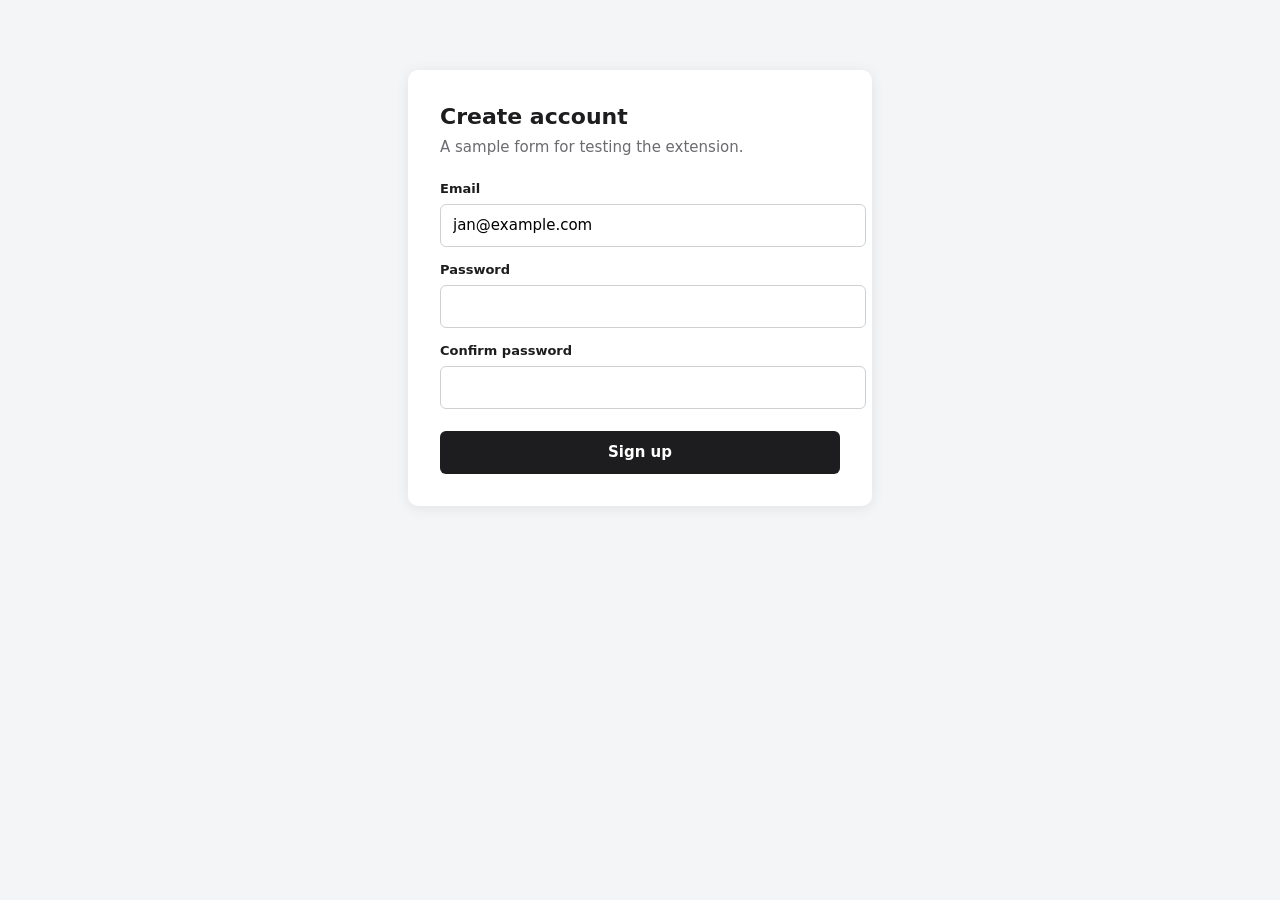
<file: tools/demo-signup.html>
<!DOCTYPE html>
<html lang="en">
<head>
  <meta charset="utf-8">
  <title>Sample sign-up</title>
  <style>
    body { margin: 0; font: 15px/1.4 system-ui, sans-serif; background: #f4f5f7; color: #1d1d1f; }
    .wrap { max-width: 400px; margin: 70px auto 0; background: #fff; padding: 32px; border-radius: 10px; box-shadow: 0 2px 14px rgba(0,0,0,.08); }
    h1 { margin: 0 0 4px; font-size: 22px; }
    p { margin: 0 0 22px; color: #6b6b70; }
    label { display: block; margin: 14px 0 6px; font-weight: 600; font-size: 13px; }
    input { width: 100%; padding: 10px 12px; border: 1px solid #cfd0d4; border-radius: 6px; font: inherit; }
    button { width: 100%; margin-top: 22px; padding: 11px; border: 0; border-radius: 6px; background: #1d1d1f; color: #fff; font: inherit; font-weight: 600; }
  </style>
</head>
<body>
  <form class="wrap" onsubmit="return false">
    <h1>Create account</h1>
    <p>A sample form for testing the extension.</p>
    <label for="mail">Email</label>
    <input id="mail" type="email" value="jan@example.com" autocomplete="off">
    <label for="pw1">Password</label>
    <input id="pw1" type="password" autocomplete="off">
    <label for="pw2">Confirm password</label>
    <input id="pw2" type="password" autocomplete="off">
    <button>Sign up</button>
  </form>
</body>
</html>
</file>
<file: popup/popup.css>
/* iOS-like: neutral grouped background, white inset lists, hairline separators, blue only as accent */
:root {
  --bg: #f2f2f7;
  --card: #ffffff;
  --text: #000000;
  --muted: #8a8a8e;
  --sep: rgba(60, 60, 67, .18);
  --fill: rgba(118, 118, 128, .12);
  --fill-hover: rgba(118, 118, 128, .2);
  --blue: #007aff;
  --blue-hover: #0a6ee0;
  --green: #34c759;
  --red: #ff3b30;
  --orange: #ff9500;
  --gray: #8e8e93;
  --switch-off: #e9e9ea;
  --track: #e5e5ea;
  color-scheme: light;
}
@media (prefers-color-scheme: dark) {
  :root {
    --bg: #000000;
    --card: #1c1c1e;
    --text: #ffffff;
    --muted: #98989f;
    --sep: rgba(84, 84, 88, .6);
    --fill: rgba(118, 118, 128, .24);
    --fill-hover: rgba(118, 118, 128, .36);
    --blue: #0a84ff;
    --blue-hover: #409cff;
    --green: #30d158;
    --red: #ff453a;
    --orange: #ff9f0a;
    --gray: #636366;
    --switch-off: #39393d;
    --track: #3a3a3c;
    color-scheme: dark;
  }
}
* { box-sizing: border-box; -webkit-tap-highlight-color: transparent; }
body {
  width: 800px; margin: 0; padding: 14px 16px 18px;
  font: 15px/1.35 -apple-system, "SF Pro Text", "Segoe UI Variable Text", "Segoe UI", system-ui, sans-serif;
  letter-spacing: -.1px; color: var(--text); background: var(--bg);
  -webkit-font-smoothing: antialiased;
}

header { display: flex; align-items: center; gap: 10px; margin: 0 4px 12px; }
header img { border-radius: 7px; }
h1 { flex: 1; margin: 0; font-size: 24px; font-weight: 700; letter-spacing: -.5px; }

.cols { display: grid; grid-template-columns: 252px 228px 1fr; gap: 16px; align-items: start; }
.card { background: var(--card); border-radius: 12px; padding: 14px 16px; }
.group-title {
  margin: 0 0 6px 16px; font-size: 12.5px; font-weight: 400; letter-spacing: .2px;
  text-transform: uppercase; color: var(--muted);
}

/* generated password */
.pw {
  padding: 13px 12px; border-radius: 10px; background: var(--bg); text-align: center;
  font: 16px/1.4 ui-monospace, "SF Mono", "Cascadia Mono", Consolas, monospace; user-select: all;
  white-space: nowrap; overflow-x: auto; scrollbar-width: none;
}
.pw::-webkit-scrollbar { display: none; }
.pw .d { color: var(--blue); }
.pw .s { color: var(--red); }
.meter { height: 4px; border-radius: 2px; background: var(--track); margin-top: 12px; overflow: hidden; }
#bar { height: 100%; width: 0; border-radius: 2px; transition: width .25s, background .25s; }
.strength { font-size: 12.5px; color: var(--muted); margin: 7px 0 12px; }
.actions { display: flex; gap: 8px; }
.pill {
  flex: 1; border: 0; border-radius: 10px; padding: 10px 12px; cursor: pointer;
  font: inherit; font-weight: 500; color: var(--blue); background: var(--fill);
  transition: background .15s, transform .1s;
}
.pill:hover { background: var(--fill-hover); }
.pill:active { transform: scale(.97); }
.check { display: flex; align-items: center; gap: 10px; margin-top: 10px; min-height: 28px; flex-wrap: wrap; }

.mini {
  flex: none; border: 0; padding: 4px 0; cursor: pointer; background: none;
  font: inherit; font-size: 14px; color: var(--blue);
}
.mini:hover:not(:disabled) { opacity: .7; }
.mini:disabled { opacity: .4; cursor: default; }
.mini.danger { color: var(--red); }
.mini.wide { align-self: flex-start; }
.hibp { font-size: 12.5px; color: var(--muted); }
.hibp.good { color: var(--green); font-weight: 500; }
.hibp.bad { color: var(--red); font-weight: 500; }
.note { font-size: 12.5px; color: var(--muted); }

.primary {
  display: block; width: 100%; margin-top: 14px; border: 0; border-radius: 12px; padding: 14px;
  cursor: pointer; font: inherit; font-size: 16px; font-weight: 600; color: #fff; background: var(--blue);
  transition: background .15s, transform .1s;
}
.primary:hover { background: var(--blue-hover); }
.primary:active { transform: scale(.98); }
.status { min-height: 14px; margin: 6px 0 8px; font-size: 12.5px; text-align: center; color: var(--green); }
.status.err { color: var(--orange); }

/* grouped lists */
.list { padding: 0 16px; }
.row {
  display: flex; align-items: center; justify-content: space-between; gap: 12px;
  min-height: 48px; padding: 8px 0; cursor: pointer;
}
.row + .row { border-top: .5px solid var(--sep); }
.row > span:first-child { flex: 1; }
.len, .sym, .sel { flex-direction: column; align-items: stretch; justify-content: center; gap: 8px; cursor: default; }
.len > .row-top { display: flex; justify-content: space-between; }
.len b { color: var(--muted); font-weight: 400; font-variant-numeric: tabular-nums; }

/* iOS switch */
input[type="checkbox"] {
  appearance: none; -webkit-appearance: none; flex: none; position: relative;
  width: 51px; height: 31px; margin: 0; border-radius: 16px; cursor: pointer;
  background: var(--switch-off); transition: background .25s;
}
input[type="checkbox"]::after {
  content: ""; position: absolute; top: 2px; left: 2px; width: 27px; height: 27px; border-radius: 50%;
  background: #fff; box-shadow: 0 3px 8px rgba(0, 0, 0, .15), 0 1px 1px rgba(0, 0, 0, .16), 0 3px 1px rgba(0, 0, 0, .1);
  transition: transform .25s;
}
input[type="checkbox"]:checked { background: var(--green); }
input[type="checkbox"]:checked::after { transform: translateX(20px); }

/* slider with filled track (--p is set from popup.js) */
input[type="range"] {
  appearance: none; -webkit-appearance: none; width: 100%; height: 4px; border-radius: 2px; outline: none;
  background: linear-gradient(to right, var(--blue) var(--p, 50%), var(--track) var(--p, 50%));
}
input[type="range"]::-webkit-slider-thumb {
  appearance: none; -webkit-appearance: none; width: 28px; height: 28px; border-radius: 50%; border: 0; cursor: pointer;
  background: #fff; box-shadow: 0 3px 8px rgba(0, 0, 0, .15), 0 1px 1px rgba(0, 0, 0, .16), 0 3px 1px rgba(0, 0, 0, .1);
}

input[type="text"], input[type="password"], select {
  width: 100%; padding: 9px 12px; border: 0; border-radius: 10px; background-color: var(--fill);
  font: 14px ui-monospace, "SF Mono", Consolas, monospace; color: var(--text); outline: none;
}
input[type="text"]:focus, input[type="password"]:focus { box-shadow: 0 0 0 2px var(--blue); }
input[type="text"]:disabled { opacity: .4; }
select {
  appearance: none; -webkit-appearance: none; font-family: inherit; font-size: 15px; cursor: pointer;
  padding-right: 26px;
  background-image: url("data:image/svg+xml,%3Csvg xmlns='http://www.w3.org/2000/svg' width='10' height='16' fill='none' stroke='%238e8e93' stroke-width='1.8' stroke-linecap='round' stroke-linejoin='round'%3E%3Cpath d='M2 6l3-3.5L8 6M2 10l3 3.5L8 10'/%3E%3C/svg%3E");
  background-repeat: no-repeat; background-position: right 10px center;
}
select:focus-visible { box-shadow: 0 0 0 2px var(--blue); }
.lang {
  width: auto; padding: 4px 20px 4px 4px; border-radius: 6px; color: var(--blue);
  background-color: transparent; background-position: right 4px center;
}

/* colored icon squares, like iOS Settings */
.ico {
  flex: none; display: grid; place-items: center; width: 30px; height: 30px; border-radius: 7px;
  color: #fff; background: var(--gray);
}
.ico svg, .icon-btn svg { width: 18px; height: 18px; fill: none; stroke: currentColor; stroke-width: 2; stroke-linecap: round; stroke-linejoin: round; }

.reveal { display: flex; flex-direction: column; gap: 10px; padding: 12px 16px; }
.reveal .rlabel { display: flex; align-items: center; gap: 12px; font-size: 15px; }
.reveal .ico { background: var(--blue); }

/* accordion = one grouped list */
.acc { background: var(--card); border-radius: 12px; overflow: hidden; }
.acc details { padding: 0 16px; border-radius: 0; background: none; }
.acc details + details { border-top: .5px solid var(--sep); }
.acc summary {
  list-style: none; cursor: pointer; min-height: 52px; display: flex; align-items: center; gap: 12px;
}
.acc summary::-webkit-details-marker { display: none; }
.acc summary .st { flex: 1; font-size: 15px; }
.acc summary::after {
  content: ""; flex: none; width: 7px; height: 7px; margin: 0 4px 0 2px;
  border-right: 2px solid #c4c4c7; border-bottom: 2px solid #c4c4c7; transform: rotate(-45deg); transition: transform .2s;
}
.acc details[open] > summary::after { transform: rotate(45deg); }
.acc details:nth-of-type(1) .ico { background: var(--orange); }
.acc details:nth-of-type(2) .ico { background: var(--gray); }
.acc details:nth-of-type(3) .ico { background: var(--green); }
.acc .body { padding-bottom: 6px; }
.acc .row { min-height: 44px; }
.acc .row.sel { padding: 6px 0; }
.acc .row.sel:has(select) { flex-direction: row; align-items: center; gap: 10px; }
.acc .row.sel:has(select) select {
  flex: none; width: auto; max-width: 56%; padding: 4px 22px 4px 0; background-color: transparent;
  color: var(--muted); font-size: 15px; text-align: right; text-align-last: right; background-position: right 2px center;
}
.badge:not(:empty) { font-size: 15px; color: var(--muted); }

.hist-actions { display: flex; gap: 18px; padding: 2px 0 8px; }
.hist-list { max-height: 215px; overflow-y: auto; margin: 0 -16px; padding: 0 16px; }
.hrow {
  display: flex; align-items: center; justify-content: space-between; gap: 8px;
  padding: 9px 0; border-top: .5px solid var(--sep);
}
.hmeta { min-width: 0; display: flex; flex-direction: column; }
.hmeta b { font-weight: 500; overflow: hidden; text-overflow: ellipsis; white-space: nowrap; }
.hmeta small { color: var(--muted); font-size: 12px; }
.hmeta code { font: 13px ui-monospace, "SF Mono", Consolas, monospace; word-break: break-all; }
.icon-btn {
  flex: none; display: grid; place-items: center; width: 34px; height: 34px; border: 0; border-radius: 8px;
  cursor: pointer; color: var(--blue); background: none; transition: background .15s, transform .1s;
}
.icon-btn:hover { background: var(--fill); }
.icon-btn:active { transform: scale(.92); }

.link {
  display: block; margin: 14px auto 0; border: 0; background: none; cursor: pointer;
  color: var(--blue); font: inherit; font-size: 14px;
}
.link:hover { opacity: .7; }

/* larger sizing */
body { padding: 18px 18px 22px; font-size: 15.5px; }
header { margin-bottom: 16px; }
h1 { font-size: 26px; }
.cols { grid-template-columns: 238px 218px 1fr; gap: 18px; }
.card { padding: 16px 16px; }
.pw { padding: 16px 12px; }
.strength { margin: 9px 0 14px; }
.pill { padding: 12px 12px; }
.primary { margin-top: 16px; padding: 16px; font-size: 17px; }
.row { min-height: 54px; }
.reveal { padding: 14px 16px; }
.acc summary { min-height: 60px; }
.acc .row { min-height: 50px; }
.acc .row.sel:has(select) select { max-width: 58%; font-size: 14.5px; }
.hist-list { max-height: 250px; }
.hrow { padding: 11px 0; }

.cols { grid-template-columns: 228px 240px 1fr; gap: 16px; }
.row { gap: 10px; }

/* smaller controls, subtler rounding */
input[type="checkbox"] { width: 40px; height: 24px; border-radius: 12px; }
input[type="checkbox"]::after { top: 2px; left: 2px; width: 20px; height: 20px; box-shadow: 0 2px 4px rgba(0, 0, 0, .2), 0 0 1px rgba(0, 0, 0, .15); }
input[type="checkbox"]:checked::after { transform: translateX(16px); }
input[type="range"] { height: 3px; border-radius: 2px; }
input[type="range"]::-webkit-slider-thumb { width: 18px; height: 18px; box-shadow: 0 1px 4px rgba(0, 0, 0, .3), 0 0 0 .5px rgba(0, 0, 0, .08); }
.row { min-height: 46px; }
.acc .row { min-height: 44px; }
.acc summary { min-height: 54px; }

.card, .acc { border-radius: 8px; }
.pw { border-radius: 6px; }
.pill, input[type="text"], input[type="password"], select { border-radius: 6px; }
.primary { border-radius: 8px; }
.ico { border-radius: 6px; }
.icon-btn { border-radius: 6px; }
.lang { border-radius: 4px; }
header img { border-radius: 6px; }

/* two columns: generator | accordion (settings panel covers the accordion) */
[hidden] { display: none !important; }
.cols { grid-template-columns: 326px 1fr; gap: 18px; }
.navrow {
  display: flex; align-items: center; gap: 12px; width: 100%; min-height: 54px; margin-top: 0; padding: 0 16px;
  border: 0; cursor: pointer; font: inherit; color: var(--text); text-align: left;
}
.navrow .st { flex: 1; }
.navrow::after {
  content: ""; flex: none; width: 7px; height: 7px; margin: 0 4px 0 2px;
  border-right: 2px solid #c4c4c7; border-bottom: 2px solid #c4c4c7; transform: rotate(-45deg);
}
.navrow:hover { background: var(--card); filter: brightness(.97); }
.navrow .ico { background: var(--gray); }
.col > .navrow { margin-bottom: 12px; }
.page-head { display: flex; align-items: center; gap: 14px; margin: 0 0 10px 2px; }
.page-head h2 { margin: 0; font-size: 18px; font-weight: 600; }
.back { border: 0; padding: 4px 0; cursor: pointer; background: none; color: var(--blue); font: inherit; font-size: 15px; }
.back:hover { opacity: .7; }
#settingsPanel .link { margin-top: 12px; }

/* compact settings panel */
#settingsPanel .row { min-height: 42px; }
#settingsPanel .len, #settingsPanel .sym { min-height: 0; padding: 8px 0 10px; }
#settingsPanel .reveal { flex-direction: row; align-items: center; justify-content: space-between; gap: 10px; padding: 8px 16px; }
#settingsPanel .reveal select { width: auto; min-width: 150px; }
.head-link { margin: 0 0 0 auto; font-size: 13.5px; }
.page-head .back { flex: none; }

/* "Nastaveni" = last row of the accordion list */
.acc .navrow {
  display: flex; align-items: center; gap: 12px; width: 100%; min-height: 54px; margin: 0; padding: 0 16px;
  border: 0; border-top: .5px solid var(--sep); border-radius: 0; background: none; filter: none;
}
.acc .navrow:hover { background: var(--fill); filter: none; }
.acc .navrow .ico { background: var(--blue); }

/* copy icon inside the generated password field */
.pwbox { position: relative; }
.pwbox .pw { padding-right: 44px; }
.pw-copy { position: absolute; top: 50%; right: 6px; width: 32px; height: 32px; transform: translateY(-50%); }
.pw-copy:active { transform: translateY(-50%) scale(.92); }

.tip {
  position: absolute; top: 50%; right: 44px; transform: translateY(-50%); padding: 5px 9px; border-radius: 5px;
  font-size: 12.5px; line-height: 1.2; white-space: nowrap; color: #fff; background: rgba(40, 40, 42, .94);
  opacity: 0; pointer-events: none; transition: opacity .15s;
}
.tip::after {
  content: ""; position: absolute; top: 50%; right: -4px; width: 8px; height: 8px; margin-top: -4px;
  background: inherit; transform: rotate(45deg); border-radius: 1px;
}
.tip.show { opacity: 1; }
.tip.err { background: rgba(200, 55, 45, .95); }

/* link to GitHub issues */
a.navrow { text-decoration: none; color: var(--text); }
a.navrow::after { transform: rotate(-45deg); }
.feedback .ico { background: #af52de; }
.col > a.navrow { margin-top: 4px; }

/* logo in the header: unlocks on hover and once when the popup opens */
.brand { width: 36px; height: 36px; flex: none; overflow: visible; }
.brand .shackle { transform-box: view-box; transform-origin: 485px 520px; }
.brand .loop-lock { transform-box: view-box; transform-origin: 627px 678px; }
.brand:hover .shackle, .brand.play .shackle { animation: b-unlock 1.1s cubic-bezier(.45, 0, .25, 1); }
.brand:hover .loop-lock, .brand.play .loop-lock { animation: b-pulse 1.1s; }
.brand:hover .keyglow, .brand.play .keyglow { animation: b-glow 1.1s; }
.brand:hover .sheen-rect, .brand.play .sheen-rect { animation: b-sweep 1.1s .15s; }
@keyframes b-unlock { 0% { transform: none; } 30%, 52% { transform: translateY(-64px) rotate(-16deg); } 82%, 100% { transform: none; } }
@keyframes b-pulse { 0%, 80% { transform: scale(1); } 86% { transform: scale(1.04); } 100% { transform: scale(1); } }
@keyframes b-glow { 0%, 78% { opacity: 0; } 86% { opacity: 1; } 100% { opacity: 0; } }
@keyframes b-sweep { 0% { opacity: 1; transform: translateX(-700px); } 100% { opacity: 1; transform: translateX(1500px); } }
@media (prefers-reduced-motion: reduce) { .brand * { animation: none !important; } }
</file>
